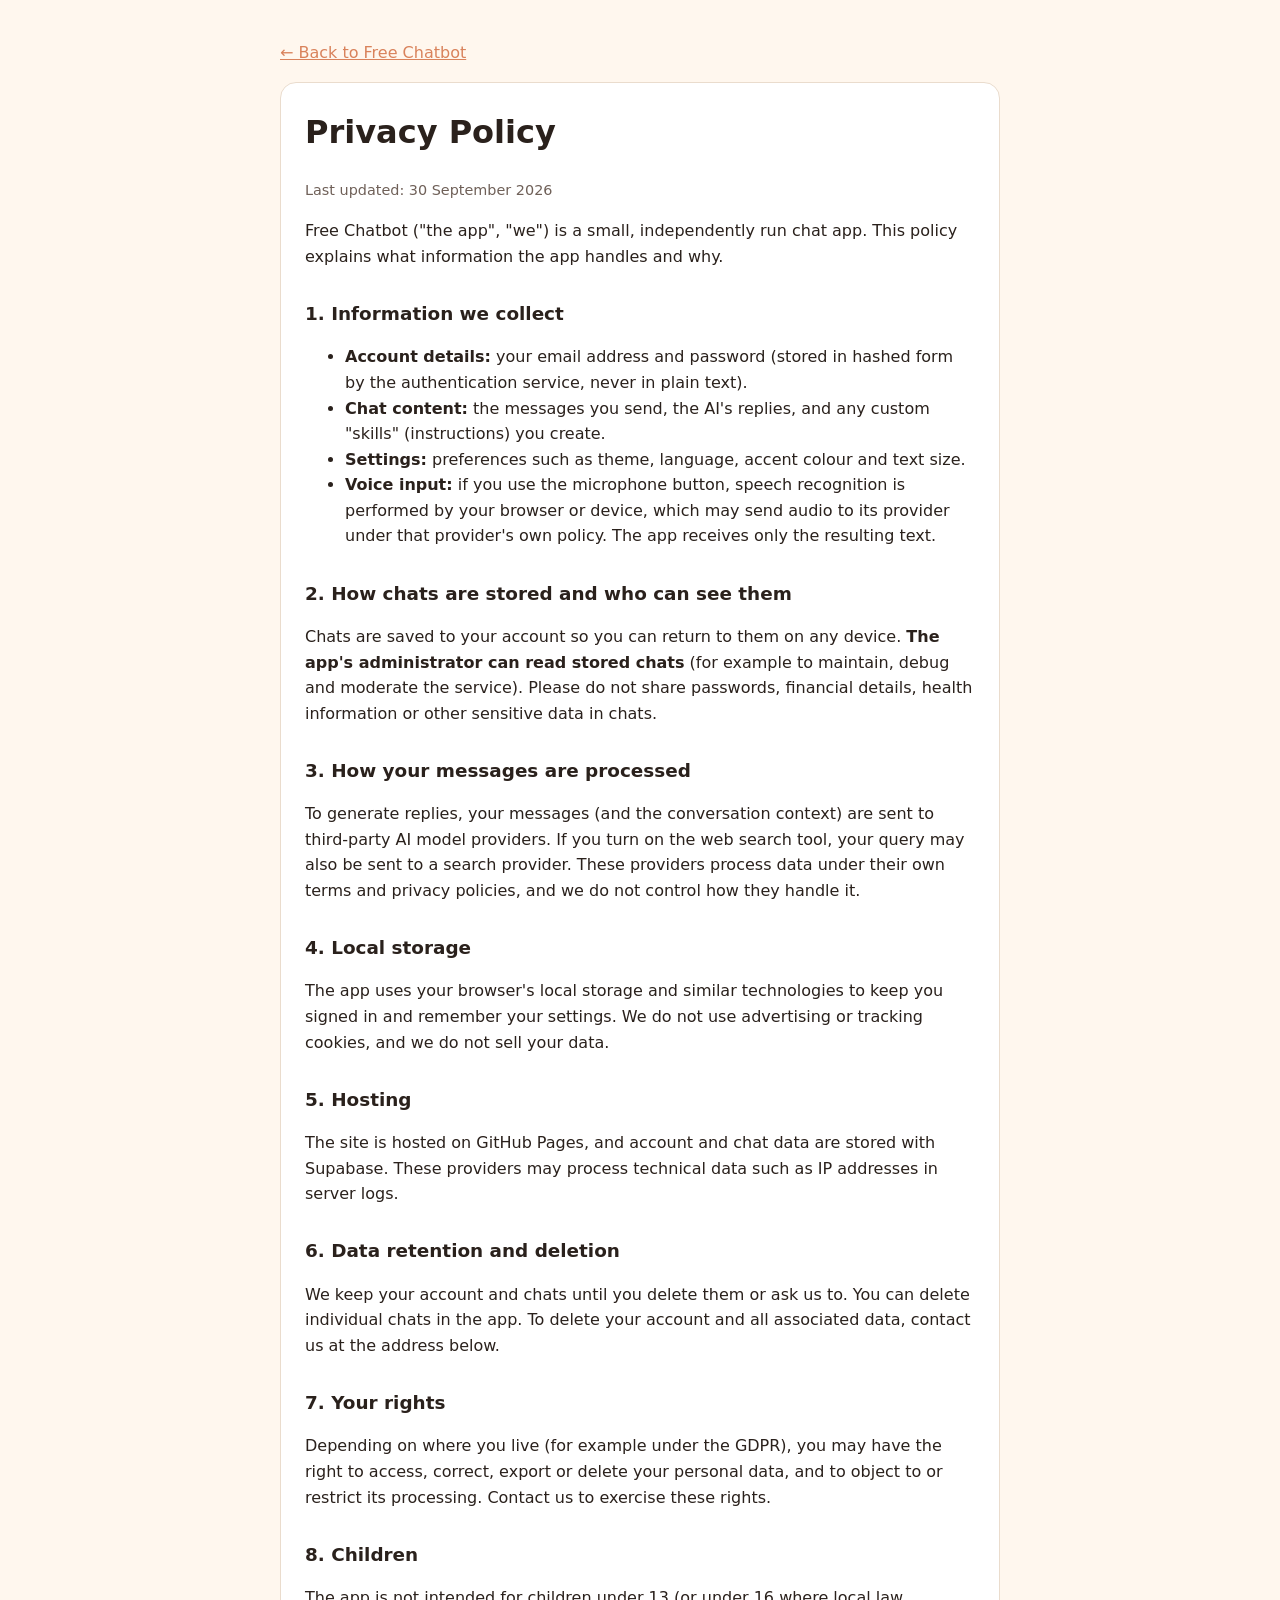
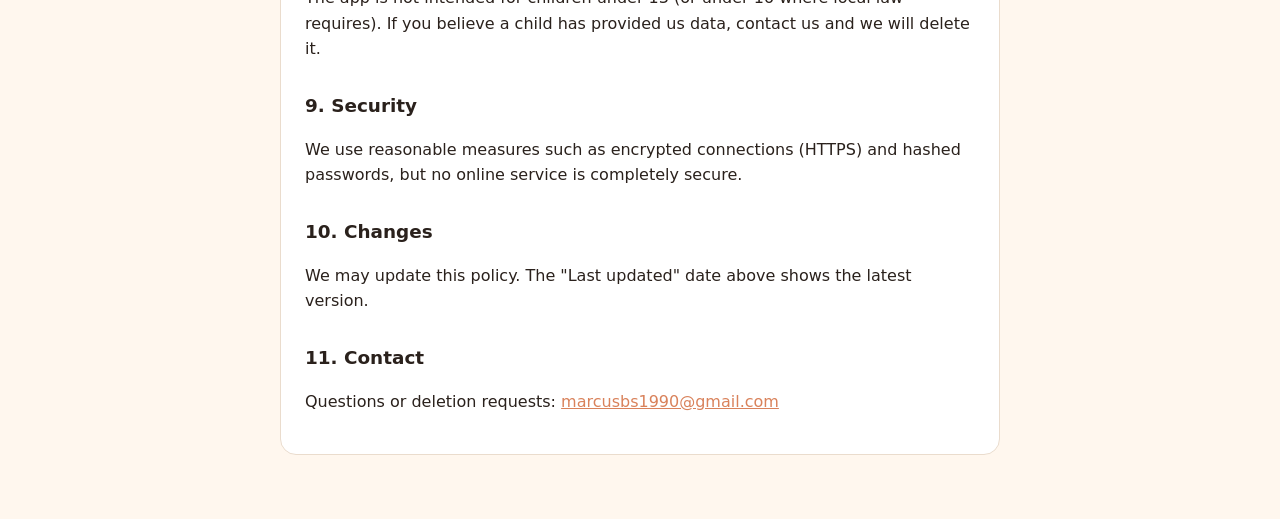
<file: privacy.html>
<!DOCTYPE html>
<html lang="en">
<head>
<meta charset="utf-8">
<meta name="viewport" content="width=device-width, initial-scale=1">
<title>Privacy Policy – Free Chatbot</title>
<style>
  :root { --bg:#fff7ee; --fg:#2a211c; --muted:#6f6058; --card:#ffffff; --accent:#d9825b; --line:#eadccd; }
  @media (prefers-color-scheme: dark) {
    :root { --bg:#1e1714; --fg:#f3e9e1; --muted:#b5a59a; --card:#2a201b; --accent:#f0a582; --line:#3d302a; }
  }
  body { margin:0; background:var(--bg); color:var(--fg); font:16px/1.6 "Nunito", system-ui, sans-serif; }
  main { max-width:720px; margin:0 auto; padding:24px 16px 64px; }
  .card { background:var(--card); border:1px solid var(--line); border-radius:16px; padding:24px; }
  h1 { margin-top:0; }
  h2 { margin-top:1.6em; font-size:1.15rem; }
  a { color:var(--accent); }
  .muted { color:var(--muted); font-size:.9rem; }
</style>
</head>
<body>
<main>
  <p><a href="./">← Back to Free Chatbot</a></p>
  <div class="card">
    <h1>Privacy Policy</h1>
    <p class="muted">Last updated: 30 September 2026</p>

    <p>Free Chatbot ("the app", "we") is a small, independently run chat app. This policy explains what information the app handles and why.</p>

    <h2>1. Information we collect</h2>
    <ul>
      <li><strong>Account details:</strong> your email address and password (stored in hashed form by the authentication service, never in plain text).</li>
      <li><strong>Chat content:</strong> the messages you send, the AI's replies, and any custom "skills" (instructions) you create.</li>
      <li><strong>Settings:</strong> preferences such as theme, language, accent colour and text size.</li>
      <li><strong>Voice input:</strong> if you use the microphone button, speech recognition is performed by your browser or device, which may send audio to its provider under that provider's own policy. The app receives only the resulting text.</li>
    </ul>

    <h2>2. How chats are stored and who can see them</h2>
    <p>Chats are saved to your account so you can return to them on any device. <strong>The app's administrator can read stored chats</strong> (for example to maintain, debug and moderate the service). Please do not share passwords, financial details, health information or other sensitive data in chats.</p>

    <h2>3. How your messages are processed</h2>
    <p>To generate replies, your messages (and the conversation context) are sent to third-party AI model providers. If you turn on the web search tool, your query may also be sent to a search provider. These providers process data under their own terms and privacy policies, and we do not control how they handle it.</p>

    <h2>4. Local storage</h2>
    <p>The app uses your browser's local storage and similar technologies to keep you signed in and remember your settings. We do not use advertising or tracking cookies, and we do not sell your data.</p>

    <h2>5. Hosting</h2>
    <p>The site is hosted on GitHub Pages, and account and chat data are stored with Supabase. These providers may process technical data such as IP addresses in server logs.</p>

    <h2>6. Data retention and deletion</h2>
    <p>We keep your account and chats until you delete them or ask us to. You can delete individual chats in the app. To delete your account and all associated data, contact us at the address below.</p>

    <h2>7. Your rights</h2>
    <p>Depending on where you live (for example under the GDPR), you may have the right to access, correct, export or delete your personal data, and to object to or restrict its processing. Contact us to exercise these rights.</p>

    <h2>8. Children</h2>
    <p>The app is not intended for children under 13 (or under 16 where local law requires). If you believe a child has provided us data, contact us and we will delete it.</p>

    <h2>9. Security</h2>
    <p>We use reasonable measures such as encrypted connections (HTTPS) and hashed passwords, but no online service is completely secure.</p>

    <h2>10. Changes</h2>
    <p>We may update this policy. The "Last updated" date above shows the latest version.</p>

    <h2>11. Contact</h2>
    <p>Questions or deletion requests: <a href="mailto:marcusbs1990@gmail.com">marcusbs1990@gmail.com</a></p>
  </div>
</main>
</body>
</html>
</file>
